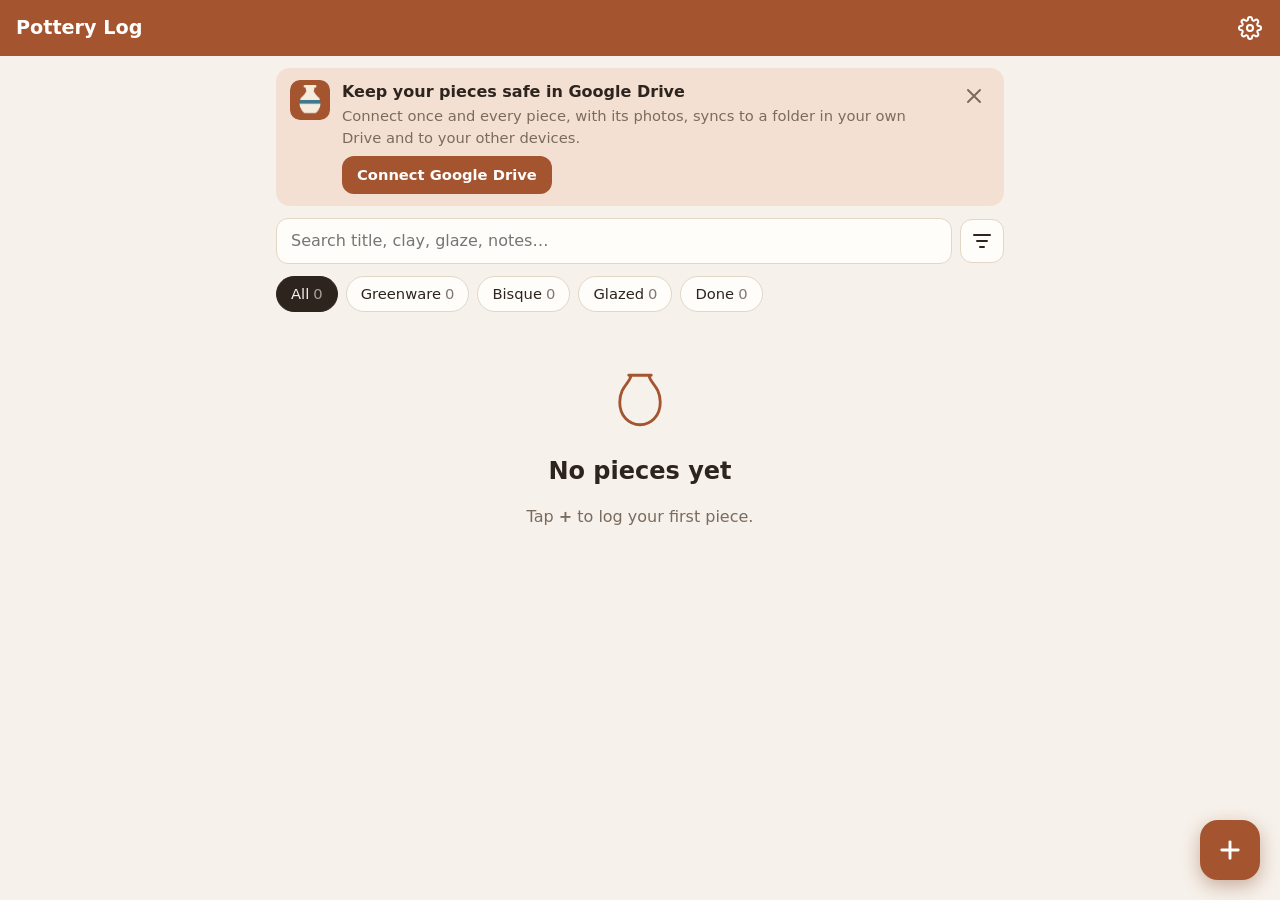
<file: index.html>
<!doctype html>
<html lang="en">
<head>
  <meta charset="utf-8">
  <meta name="referrer" content="strict-origin-when-cross-origin">
  <meta name="viewport" content="width=device-width, initial-scale=1, viewport-fit=cover">
  <title>Pottery Log</title>
  <meta name="description" content="Log your pottery pieces from greenware to done.">
  <meta name="theme-color" content="#a4552f">
  <link rel="manifest" href="manifest.webmanifest">
  <link rel="icon" href="icons/icon-192.png" type="image/png">
  <link rel="apple-touch-icon" href="icons/icon-192.png">
  <link rel="stylesheet" href="css/styles.css">
</head>
<body>
  <header class="topbar">
    <button class="icon-btn" id="backBtn" aria-label="Back" hidden>
      <svg viewBox="0 0 24 24" aria-hidden="true"><path d="M15 5l-7 7 7 7" /></svg>
    </button>
    <h1 id="pageTitle">Pottery Log</h1>
    <button class="icon-btn" id="backupNavBtn" aria-label="Settings">
      <svg viewBox="0 0 24 24" aria-hidden="true"><circle cx="12" cy="12" r="3" /><path d="M19.4 15a1.65 1.65 0 0 0 .33 1.82l.06.06a2 2 0 1 1-2.83 2.83l-.06-.06a1.65 1.65 0 0 0-1.82-.33 1.65 1.65 0 0 0-1 1.51V21a2 2 0 1 1-4 0v-.09A1.65 1.65 0 0 0 9 19.4a1.65 1.65 0 0 0-1.82.33l-.06.06a2 2 0 1 1-2.83-2.83l.06-.06a1.65 1.65 0 0 0 .33-1.82 1.65 1.65 0 0 0-1.51-1H3a2 2 0 1 1 0-4h.09A1.65 1.65 0 0 0 4.6 9a1.65 1.65 0 0 0-.33-1.82l-.06-.06a2 2 0 1 1 2.83-2.83l.06.06a1.65 1.65 0 0 0 1.82.33H9a1.65 1.65 0 0 0 1-1.51V3a2 2 0 1 1 4 0v.09a1.65 1.65 0 0 0 1 1.51 1.65 1.65 0 0 0 1.82-.33l.06-.06a2 2 0 1 1 2.83 2.83l-.06.06a1.65 1.65 0 0 0-.33 1.82V9a1.65 1.65 0 0 0 1.51 1H21a2 2 0 1 1 0 4h-.09a1.65 1.65 0 0 0-1.51 1z" /></svg>
    </button>
  </header>

  <div class="conn-bar" id="reconnectBar" role="alert" hidden>
    <span>Google Drive got disconnected. Your pieces are safe on this device.</span>
    <button type="button" class="btn btn-small" id="reconnectBarBtn">Reconnect</button>
  </div>

  <div class="offline-note" id="offlineNote" role="status" hidden>
    <svg viewBox="0 0 24 24" aria-hidden="true"><path d="M2 2l20 20M8.5 16.5a5 5 0 0 1 7 0M5 12.9a10 10 0 0 1 5.2-2.8M19 12.9a10 10 0 0 0-2.5-1.8M1.4 9a16 16 0 0 1 4.5-2.9M22.6 9A16 16 0 0 0 11 4.6M12 20h.01"/></svg>
    <span id="offlineNoteText">You're offline. Everything is saved on this device.</span>
  </div>

  <main id="app" tabindex="-1"></main>

  <button class="fab" id="addBtn" aria-label="Add piece">
    <svg viewBox="0 0 24 24" aria-hidden="true"><path d="M12 5v14M5 12h14" /></svg>
  </button>

  <div class="toast" id="toast" role="status" aria-live="polite"></div>

  <!-- Templates -->
  <template id="tpl-list">
    <section class="list-view">
      <div class="install-tip" id="connectTip" role="note" hidden></div>
      <div class="install-tip" id="installTip" role="note" hidden></div>
      <div class="search-row">
        <input type="search" id="searchInput" placeholder="Search title, clay, glaze, notes…" aria-label="Search pieces">
        <button type="button" class="icon-btn filter-btn" id="filterBtn" aria-label="Choose filters" aria-haspopup="dialog">
          <svg viewBox="0 0 24 24" aria-hidden="true"><path d="M4 6h16M7 12h10M10 18h4" /></svg>
          <span class="badge" id="filterBadge" hidden></span>
        </button>
      </div>
      <div class="chips" id="stageFilter" role="tablist" aria-label="Filter by stage"></div>
      <div class="field-filters" id="fieldFilters" hidden></div>
      <dialog class="sheet" id="filterDialog" aria-labelledby="filterDialogTitle">
        <form method="dialog">
          <h2 id="filterDialogTitle">Filters on the home screen</h2>
          <p class="muted small">Choose which fields to filter by. Your choice syncs to your other devices.</p>
          <div class="check-list" id="filterChoices"></div>
          <p class="muted small" id="filterNoCustom">Add your own fields under <a href="#/backup">Settings → Custom fields</a>.</p>
          <div class="form-actions">
            <button type="submit" class="btn btn-primary" value="done">Done</button>
          </div>
        </form>
      </dialog>
      <div class="count-row">
        <p class="count" id="countLabel"></p>
        <div class="select-links" id="selectLinks"></div>
      </div>
      <ul class="cards" id="cardList"></ul>
      <div class="select-bar" id="selectBar" hidden>
        <button type="button" class="icon-btn select-exit" id="exitSelectBtn" aria-label="Exit select mode" title="Exit select mode">
          <svg viewBox="0 0 24 24" aria-hidden="true"><path d="M6 6l12 12M18 6L6 18"/></svg>
        </button>
        <span class="select-count" id="selectCount"></span>
        <div class="select-actions">
          <button type="button" class="btn btn-square btn-small" id="sellSelectedBtn" hidden>Sell with Square</button>
          <button type="button" class="btn btn-primary btn-small" id="editSelectedBtn">Edit</button>
        </div>
      </div>
      <div class="empty" id="emptyState" hidden>
        <div class="empty-pot" aria-hidden="true">
          <svg viewBox="0 0 64 64"><path d="M22 10h20M24 10c0 6-10 10-10 24 0 12 8 20 18 20s18-8 18-20c0-14-10-18-10-24" /></svg>
        </div>
        <h2>No pieces yet</h2>
        <p>Tap <strong>+</strong> to log your first piece.</p>
      </div>
    </section>
  </template>

  <template id="tpl-detail">
    <article class="detail-view">
      <div class="gallery-wrap">
        <div class="gallery" id="gallery"></div>
        <button type="button" class="gallery-nav prev" id="galleryPrev" aria-label="Previous photo" hidden><svg viewBox="0 0 24 24" aria-hidden="true"><path d="M15 5l-7 7 7 7"/></svg></button>
        <button type="button" class="gallery-nav next" id="galleryNext" aria-label="Next photo" hidden><svg viewBox="0 0 24 24" aria-hidden="true"><path d="M9 5l7 7-7 7"/></svg></button>
      </div>
      <div class="gallery-add" id="galleryAdd" hidden>
        <label class="btn btn-secondary btn-small">
          <input type="file" accept="image/*" multiple id="detailPhotoInput" hidden>
          Add photos
        </label>
        <label class="btn btn-secondary btn-small camera-only" hidden>
          <input type="file" accept="image/*" capture="environment" id="detailCameraInput" hidden>
          Take photo
        </label>
      </div>
      <div class="detail-body">
        <div class="detail-head">
          <h2 id="dTitle"></h2>
          <span class="stage-pill" id="dStage"></span>
        </div>
        <ol class="stage-track" id="dTrack" aria-label="Stage progress"></ol>
        <button class="btn btn-secondary btn-small" id="advanceBtn" hidden></button>
        <button class="btn btn-square" id="squareBtn" hidden></button>
        <dl class="facts" id="dFacts"></dl>
        <div id="dNotesWrap" hidden>
          <h3>Notes</h3>
          <p class="notes" id="dNotes"></p>
        </div>
        <div class="detail-actions">
          <button class="btn btn-primary" id="editBtn">Edit</button>
          <button class="btn btn-danger-ghost" id="deleteBtn">Delete</button>
        </div>
      </div>
    </article>
  </template>

  <template id="tpl-edit">
    <form class="edit-view" id="editForm" novalidate>
      <label class="field">
        <span>Title</span>
        <input name="title" required maxlength="120" placeholder="e.g. Tall speckled mug" autocomplete="off">
      </label>

      <div class="field">
        <span>Photos</span>
        <div class="photo-grid" id="photoGrid"></div>
        <p class="muted small" id="thumbHint" hidden>Tap a photo to use it as the thumbnail in your list.</p>
        <div class="photo-add">
          <label class="btn btn-secondary btn-small">
            <input type="file" accept="image/*" multiple id="photoInput" hidden>
            Add photos
          </label>
          <label class="btn btn-secondary btn-small camera-only" hidden>
            <input type="file" accept="image/*" capture="environment" id="cameraInput" hidden>
            Take photo
          </label>
        </div>
      </div>

      <div class="field">
        <span id="clayLabel">Clay bodies</span>
        <div class="tag-picker" id="clayPicker" aria-labelledby="clayLabel"></div>
      </div>

      <fieldset class="field">
        <legend>Forming method</legend>
        <div class="segmented">
          <label><input type="radio" name="method" value="wheel"><span>Wheel</span></label>
          <label><input type="radio" name="method" value="hand-built"><span>Hand-built</span></label>
        </div>
      </fieldset>

      <section class="form-section" aria-labelledby="bisqueHead">
        <h3 id="bisqueHead">Bisque</h3>
        <div class="field-row">
          <label class="field">
            <span>Firing type</span>
            <select name="bisqueFiringType"><option value="">—</option></select>
          </label>
          <label class="field">
            <span>Cone</span>
            <select name="bisqueCone"><option value="">—</option></select>
          </label>
        </div>
      </section>

      <section class="form-section" aria-labelledby="glazeHead">
        <h3 id="glazeHead">Glaze</h3>
        <div class="field">
          <span id="glazeLabel">Glazes</span>
          <div class="tag-picker" id="glazePicker" aria-labelledby="glazeLabel"></div>
        </div>
        <div class="field">
          <span id="glazingProcessLabel">Glazing process <i class="optional">optional</i></span>
          <div class="process-box" id="glazingProcessBox" aria-labelledby="glazingProcessLabel"></div>
        </div>
        <div class="field-row">
          <label class="field">
            <span>Firing type</span>
            <select name="glazeFiringType"><option value="">—</option></select>
          </label>
          <label class="field">
            <span>Cone</span>
            <select name="glazeCone"><option value="">—</option></select>
          </label>
        </div>
      </section>

      <fieldset class="field">
        <legend>Stage</legend>
        <div class="segmented segmented-4" id="stageSeg"></div>
      </fieldset>

      <fieldset class="field">
        <legend>Dates</legend>
        <div class="dates-grid">
          <label><span>Made</span><input type="date" name="dateMade"></label>
          <label><span>Bisque fired</span><input type="date" name="dateBisque"></label>
          <label><span>Glaze fired</span><input type="date" name="dateGlazed"></label>
          <label><span>Finished</span><input type="date" name="dateDone"></label>
        </div>
      </fieldset>

      <div class="custom-fields" id="customFields"></div>

      <label class="field">
        <span>Notes</span>
        <textarea name="notes" rows="5" placeholder="Dimensions, glaze application, results, what to try next…"></textarea>
      </label>

      <div class="form-actions">
        <button type="button" class="btn btn-ghost" id="cancelBtn">Cancel</button>
        <button type="submit" class="btn btn-primary">Save</button>
      </div>
    </form>
  </template>

  <template id="tpl-backup">
    <section class="backup-view">
      <div class="panel">
        <h2>Google Drive sync</h2>
        <p class="muted">Pieces are saved on this device. Connect your own Google Drive to keep them safe and in step across your devices. Each piece gets its own folder with its photos and a readable <code>piece.json</code>, so you can browse them in Drive without the app. The app can only see files it created.</p>
        <div id="driveUnconfigured" hidden>
          <p class="warn">Google sign-in isn't set up yet. Deploy the sign-in Worker and add its URL to <code>js/config.js</code> (see the README).</p>
        </div>
        <div id="driveSignedOut" hidden>
          <p class="warn" id="localOnlyNote">Until you connect, your pieces are stored only in this browser. It can delete them if its data is cleared or, in Safari, after a few weeks unused.</p>
          <p class="warn" id="reconnectNote" hidden>Google Drive was disconnected, either because access was removed or because it went unused for 6 months. Your pieces are safe on this device. Reconnect to keep syncing.</p>
          <button class="btn btn-google" id="signInBtn">
            <svg viewBox="0 0 48 48" aria-hidden="true"><path fill="#EA4335" d="M24 9.5c3.5 0 6.6 1.2 9 3.5l6.7-6.7C35.6 2.4 30.2 0 24 0 14.6 0 6.6 5.4 2.6 13.3l7.8 6C12.3 13.5 17.7 9.5 24 9.5z"/><path fill="#4285F4" d="M46.5 24.5c0-1.6-.1-3.1-.4-4.5H24v9h12.7c-.6 3-2.3 5.5-4.8 7.2l7.5 5.8c4.4-4 7.1-10 7.1-17.5z"/><path fill="#FBBC05" d="M10.4 28.7A14.5 14.5 0 0 1 9.5 24c0-1.6.3-3.2.9-4.7l-7.8-6A24 24 0 0 0 0 24c0 3.9.9 7.5 2.6 10.7z"/><path fill="#34A853" d="M24 48c6.5 0 11.9-2.1 15.9-5.8l-7.5-5.8c-2.1 1.4-4.9 2.3-8.4 2.3-6.3 0-11.7-4-13.6-9.8l-7.8 6C6.6 42.6 14.6 48 24 48z"/></svg>
            <span id="signInLabel">Sign in with Google</span>
          </button>
        </div>
        <div id="driveSignedIn" hidden>
          <p class="account" id="accountLabel"></p>
          <div class="folder-box">
            <div class="folder-row">
              <svg viewBox="0 0 24 24" aria-hidden="true"><path d="M3 7a2 2 0 0 1 2-2h4l2 2h8a2 2 0 0 1 2 2v8a2 2 0 0 1-2 2H5a2 2 0 0 1-2-2z" /></svg>
              <div class="folder-text">
                <span class="muted small">Drive folder</span>
                <strong id="folderLabel">Not chosen yet</strong>
              </div>
            </div>
            <div class="folder-actions">
              <button class="btn btn-secondary btn-small" id="pickFolderBtn">Choose folder</button>
              <button class="btn btn-ghost btn-small" id="newFolderBtn">New folder</button>
            </div>
            <div id="foundFolders" hidden>
              <p class="muted small">Pottery Log folders already in your Drive:</p>
              <div class="folder-actions" id="foundFolderBtns"></div>
            </div>
            <p class="muted small" id="pickerHint" hidden>If Google's folder picker showed an error such as "The API developer key is invalid", this browser is blocking it. Some browsers, such as Comet, do. Use <strong>New folder</strong>, or choose the folder once in Chrome; after that it's listed here on every browser.</p>
            <form class="new-folder" id="newFolderForm" hidden>
              <label class="field">
                <span>New folder name</span>
                <input id="newFolderName" maxlength="120" value="Pottery Log" autocomplete="off">
              </label>
              <p class="muted small" id="newFolderWhere">It will be created at the top of My Drive.</p>
              <div class="folder-actions">
                <button type="submit" class="btn btn-primary btn-small">Create</button>
                <button type="button" class="btn btn-ghost btn-small" id="newFolderCancel">Cancel</button>
              </div>
            </form>
          </div>
          <p class="muted small">Syncs automatically when the app opens and every time you save.</p>
          <p class="muted small" id="lastSyncLabel"></p>
          <div class="progress" id="driveProgress" hidden><div class="progress-bar" id="driveProgressBar"></div><span id="driveProgressText"></span></div>
          <div class="btn-col">
            <button class="btn btn-primary" id="syncBtn">Sync now</button>
            <button class="btn btn-ghost" id="signOutBtn">Disconnect</button>
          </div>
        </div>
      </div>

      <div class="panel" id="listsPanel">
        <h2>Glazes and clays</h2>
        <p class="muted">These fill the drop-downs when you edit a piece. New ones you type on a piece are remembered here automatically. Tap the pencil to add, rename, reorder or remove them, one per line. The lists sync with your other devices.</p>
        <ul class="cf-list" id="listsEdit"></ul>
      </div>

      <div class="panel" id="glazingProcessesPanel">
        <h2>Glazing processes</h2>
        <p class="muted">A glazing process is a set of glazes with notes on how you apply them. Save one from a piece with two or more glazes, or add one here. Tap the pencil to change its name, notes, glazes or thumbnail. Changing the glazes of a process that pieces already use changes those pieces too, so you're told how many first. Glazing processes sync with your other devices.</p>
        <ul class="cf-list process-list" id="glazingProcessList"></ul>
        <p class="muted small" id="glazingProcessEmpty" hidden>No glazing processes yet.</p>
        <div id="glazingProcessAddBox"></div>
      </div>

      <div class="panel" id="customFieldsPanel">
        <h2>Custom fields</h2>
        <p class="muted">Add your own fields to every piece, such as kiln, weight, price or who it's for. Each text field can remember entered values for a drop-down. Tap the pencil to rename a field, change its type, turn remembering on or off, or edit its list, and drag the dots to change the order. They sync with your other devices and appear in each piece's <code>piece.json</code>.</p>
        <ul class="cf-list" id="cfList"></ul>
        <form class="cf-add" id="cfAddForm">
          <div class="field-row">
            <label class="field">
              <span>Field name</span>
              <input id="cfName" maxlength="60" placeholder="e.g. Kiln" autocomplete="off">
            </label>
            <label class="field">
              <span>Type</span>
              <select id="cfType"></select>
            </label>
          </div>
          <div class="field" id="cfRememberRow">
            <label class="yesno"><input type="checkbox" id="cfRemember" checked><b>Remember entered values for a drop-down</b></label>
          </div>
          <label class="field" id="cfCurrencyRow" hidden>
            <span>Currency</span>
            <select id="cfCurrency"></select>
          </label>
          <label class="field" id="cfOptionsRow" hidden>
            <span>Choices, separated by commas</span>
            <input id="cfOptions" maxlength="500" placeholder="e.g. Big kiln, Test kiln, Studio" autocomplete="off">
          </label>
          <button type="submit" class="btn btn-secondary btn-small">Add field</button>
        </form>
      </div>

      <div class="panel" id="squarePanel">
        <h2>Square</h2>
        <label class="yesno square-toggle"><input type="checkbox" id="squareOn"><b>Integrate with Square</b></label>
        <p class="muted">Adds Price, Sold and Transaction to every piece, and a <strong>Charge with Square</strong> button on pieces with a price that aren't sold. It opens the Square Point of Sale app on your phone with the price filled in and the piece's link in the note. When the sale is done you come back here, and the piece is marked Sold with a link to the transaction.</p>
        <div id="squareSetup" hidden>
          <p class="warn" id="squareNoId" hidden>Add your Square application ID to start charging.</p>
          <form class="list-add" id="squareForm">
            <input id="squareAppId" maxlength="100" autocomplete="off" spellcheck="false" aria-label="Square application ID">
            <button type="submit" class="btn btn-secondary btn-small">Save</button>
          </form>
          <p class="muted small" id="squareHelp">To get one: sign in at <a href="https://developer.squareup.com/apps" target="_blank" rel="noopener">developer.squareup.com/apps</a>, create an application, and copy its <strong>Production Application ID</strong>. Then open <strong>Point of Sale API</strong> and, under Web, add this callback URL: <code id="squareCallback"></code></p>
        </div>
      </div>

      <div class="panel">
        <h2>On this device</h2>
        <p class="muted" id="localStats"></p>
        <label class="field storage-limit">
          <span>Photo storage limit</span>
          <select id="photoLimit"></select>
        </label>
        <div class="meter" id="photoMeter"><div id="photoMeterBar"></div></div>
        <p class="muted small" id="photoUsage"></p>
        <p class="muted small" id="persistLabel"></p>
      </div>

      <p class="muted small center">Pottery Log · data stays on your device and in your Drive · <a href="privacy.html">Privacy policy</a></p>
    </section>
  </template>

  <script src="js/config.js"></script>
  <script src="js/db.js"></script>
  <script src="js/photo-cache.js"></script>
  <script src="js/drive.js"></script>
  <script src="js/settings.js"></script>
  <script src="js/sync.js"></script>
  <script src="js/app.js"></script>
</body>
</html>
</file>
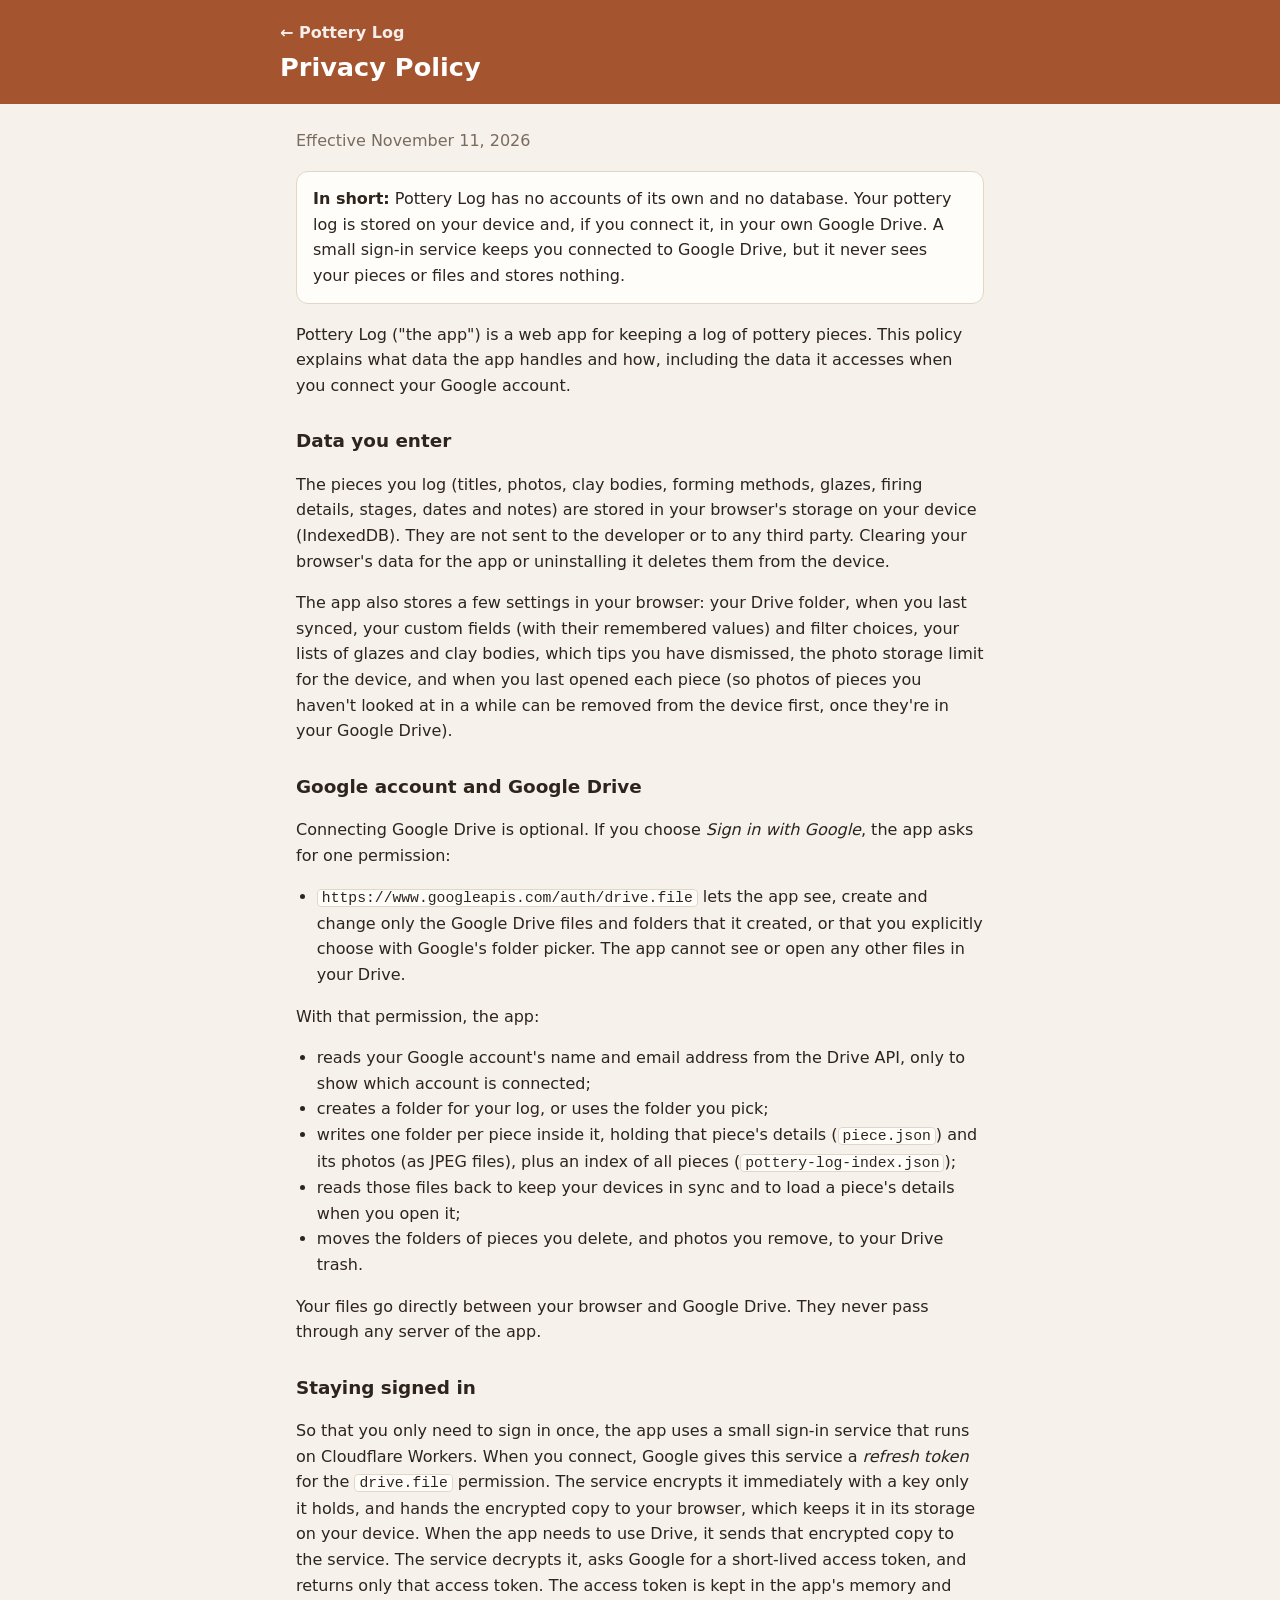
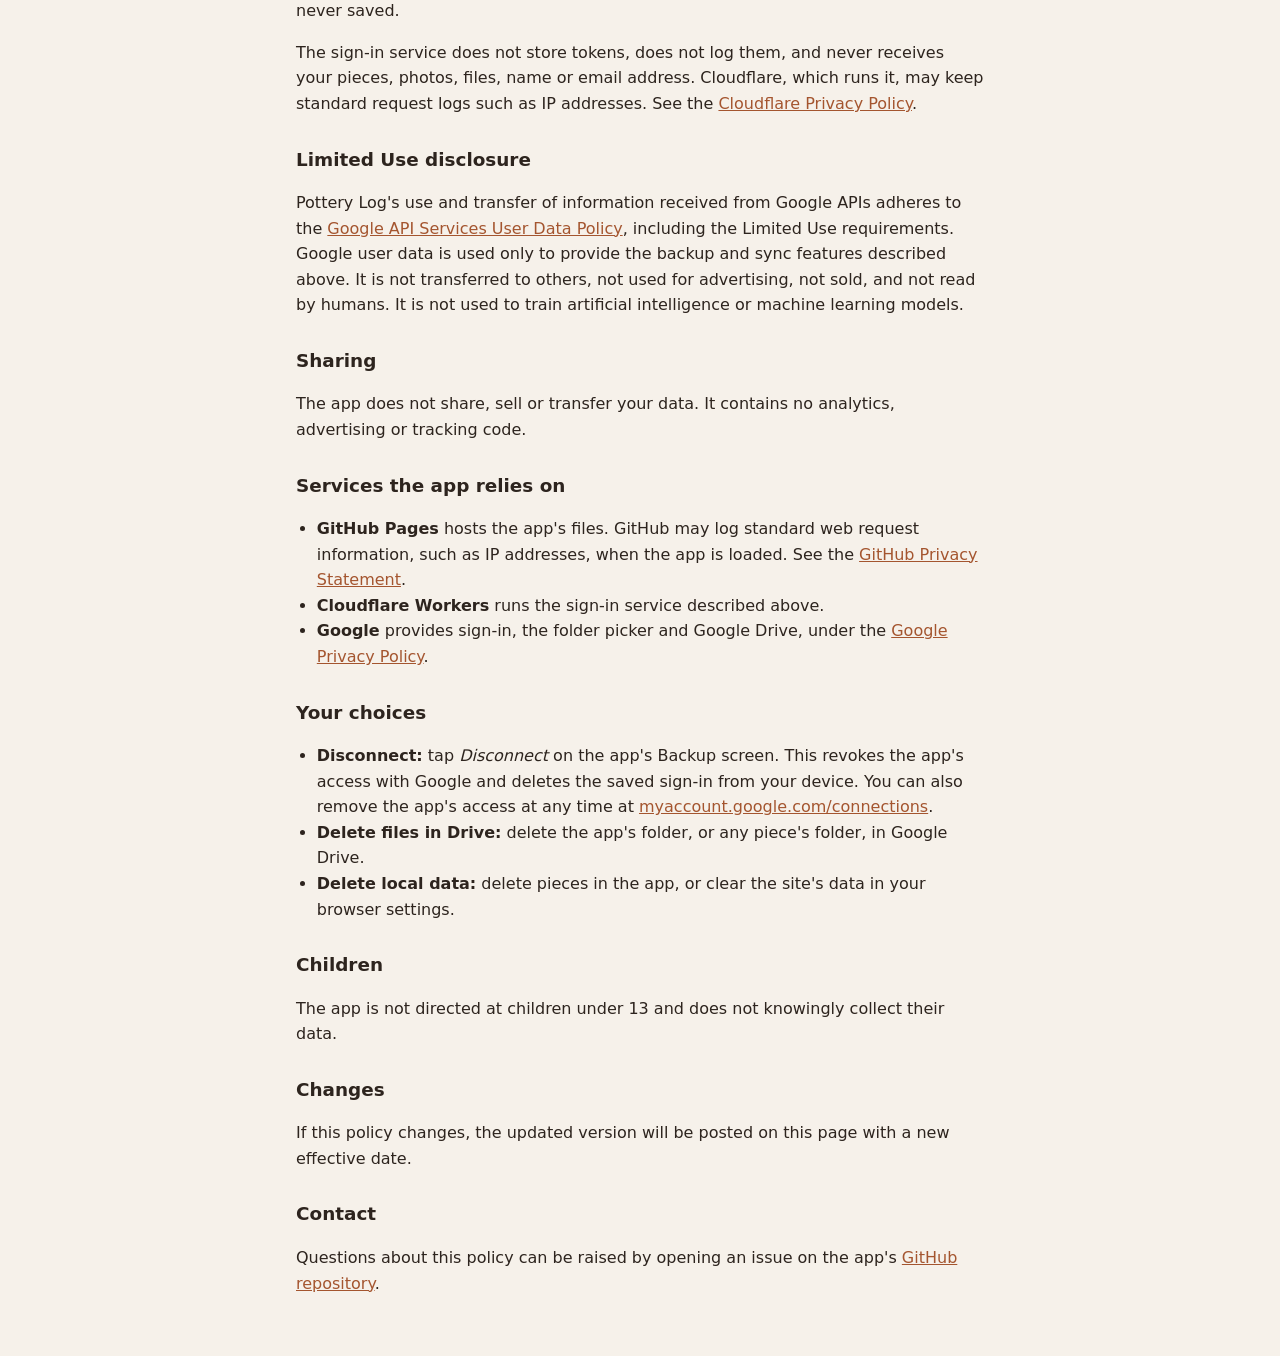
<file: privacy.html>
<!doctype html>
<html lang="en">
<head>
  <meta charset="utf-8">
  <meta name="viewport" content="width=device-width, initial-scale=1">
  <title>Privacy Policy · Pottery Log</title>
  <meta name="description" content="How Pottery Log handles your data and your Google Drive access.">
  <meta name="theme-color" content="#a4552f">
  <link rel="icon" href="icons/icon-192.png" type="image/png">
  <style>
    :root { --bg: #f6f1ea; --surface: #fffdf9; --text: #2d241e; --muted: #7a6b5f; --border: #e2d6c7; --accent: #a4552f; color-scheme: light; }
    @media (prefers-color-scheme: dark) {
      :root { --bg: #1b1714; --surface: #25201c; --text: #f1e9e0; --muted: #a99a8c; --border: #3b332c; --accent: #d7774a; color-scheme: dark; }
    }
    * { box-sizing: border-box; }
    body { margin: 0; background: var(--bg); color: var(--text); font: 16px/1.6 system-ui, -apple-system, "Segoe UI", Roboto, sans-serif; }
    header { background: var(--accent); color: #fff; padding: 20px 16px; }
    header .inner, main { max-width: 720px; margin: 0 auto; }
    header a { color: #fff; text-decoration: none; font-weight: 600; opacity: .9; }
    h1 { margin: 6px 0 0; font-size: 1.6rem; line-height: 1.25; }
    main { padding: 8px 16px 48px; }
    h2 { font-size: 1.15rem; margin: 28px 0 6px; }
    p, li { overflow-wrap: anywhere; }
    ul { padding-left: 1.3em; }
    a { color: var(--accent); }
    code { font-size: .92em; background: var(--surface); border: 1px solid var(--border); border-radius: 4px; padding: 0 4px; }
    .muted { color: var(--muted); }
    .box { background: var(--surface); border: 1px solid var(--border); border-radius: 12px; padding: 14px 16px; margin: 18px 0; }
  </style>
</head>
<body>
  <header>
    <div class="inner">
      <a href="./">← Pottery Log</a>
      <h1>Privacy Policy</h1>
    </div>
  </header>
  <main>
    <p class="muted">Effective November 11, 2026</p>

    <div class="box">
      <strong>In short:</strong> Pottery Log has no accounts of its own and no database. Your pottery log is stored on your device and, if you connect it, in your own Google Drive. A small sign-in service keeps you connected to Google Drive, but it never sees your pieces or files and stores nothing.
    </div>

    <p>Pottery Log ("the app") is a web app for keeping a log of pottery pieces. This policy explains what data the app handles and how, including the data it accesses when you connect your Google account.</p>

    <h2>Data you enter</h2>
    <p>The pieces you log (titles, photos, clay bodies, forming methods, glazes, firing details, stages, dates and notes) are stored in your browser's storage on your device (IndexedDB). They are not sent to the developer or to any third party. Clearing your browser's data for the app or uninstalling it deletes them from the device.</p>
    <p>The app also stores a few settings in your browser: your Drive folder, when you last synced, your custom fields (with their remembered values) and filter choices, your lists of glazes and clay bodies, which tips you have dismissed, the photo storage limit for the device, and when you last opened each piece (so photos of pieces you haven't looked at in a while can be removed from the device first, once they're in your Google Drive).</p>

    <h2>Google account and Google Drive</h2>
    <p>Connecting Google Drive is optional. If you choose <em>Sign in with Google</em>, the app asks for one permission:</p>
    <ul>
      <li><code>https://www.googleapis.com/auth/drive.file</code> lets the app see, create and change only the Google Drive files and folders that it created, or that you explicitly choose with Google's folder picker. The app cannot see or open any other files in your Drive.</li>
    </ul>
    <p>With that permission, the app:</p>
    <ul>
      <li>reads your Google account's name and email address from the Drive API, only to show which account is connected;</li>
      <li>creates a folder for your log, or uses the folder you pick;</li>
      <li>writes one folder per piece inside it, holding that piece's details (<code>piece.json</code>) and its photos (as JPEG files), plus an index of all pieces (<code>pottery-log-index.json</code>);</li>
      <li>reads those files back to keep your devices in sync and to load a piece's details when you open it;</li>
      <li>moves the folders of pieces you delete, and photos you remove, to your Drive trash.</li>
    </ul>
    <p>Your files go directly between your browser and Google Drive. They never pass through any server of the app.</p>

    <h2>Staying signed in</h2>
    <p>So that you only need to sign in once, the app uses a small sign-in service that runs on Cloudflare Workers. When you connect, Google gives this service a <em>refresh token</em> for the <code>drive.file</code> permission. The service encrypts it immediately with a key only it holds, and hands the encrypted copy to your browser, which keeps it in its storage on your device. When the app needs to use Drive, it sends that encrypted copy to the service. The service decrypts it, asks Google for a short-lived access token, and returns only that access token. The access token is kept in the app's memory and never saved.</p>
    <p>The sign-in service does not store tokens, does not log them, and never receives your pieces, photos, files, name or email address. Cloudflare, which runs it, may keep standard request logs such as IP addresses. See the <a href="https://www.cloudflare.com/privacypolicy/">Cloudflare Privacy Policy</a>.</p>

    <h2>Limited Use disclosure</h2>
    <p>Pottery Log's use and transfer of information received from Google APIs adheres to the <a href="https://developers.google.com/terms/api-services-user-data-policy">Google API Services User Data Policy</a>, including the Limited Use requirements. Google user data is used only to provide the backup and sync features described above. It is not transferred to others, not used for advertising, not sold, and not read by humans. It is not used to train artificial intelligence or machine learning models.</p>

    <h2>Sharing</h2>
    <p>The app does not share, sell or transfer your data. It contains no analytics, advertising or tracking code.</p>

    <h2>Services the app relies on</h2>
    <ul>
      <li><strong>GitHub Pages</strong> hosts the app's files. GitHub may log standard web request information, such as IP addresses, when the app is loaded. See the <a href="https://docs.github.com/site-policy/privacy-policies/github-general-privacy-statement">GitHub Privacy Statement</a>.</li>
      <li><strong>Cloudflare Workers</strong> runs the sign-in service described above.</li>
      <li><strong>Google</strong> provides sign-in, the folder picker and Google Drive, under the <a href="https://policies.google.com/privacy">Google Privacy Policy</a>.</li>
    </ul>

    <h2>Your choices</h2>
    <ul>
      <li><strong>Disconnect:</strong> tap <em>Disconnect</em> on the app's Backup screen. This revokes the app's access with Google and deletes the saved sign-in from your device. You can also remove the app's access at any time at <a href="https://myaccount.google.com/connections">myaccount.google.com/connections</a>.</li>
      <li><strong>Delete files in Drive:</strong> delete the app's folder, or any piece's folder, in Google Drive.</li>
      <li><strong>Delete local data:</strong> delete pieces in the app, or clear the site's data in your browser settings.</li>
    </ul>

    <h2>Children</h2>
    <p>The app is not directed at children under 13 and does not knowingly collect their data.</p>

    <h2>Changes</h2>
    <p>If this policy changes, the updated version will be posted on this page with a new effective date.</p>

    <h2>Contact</h2>
    <p>Questions about this policy can be raised by opening an issue on the app's <a href="https://github.com/danperry/pottery-log/issues">GitHub repository</a>.</p>
  </main>
</body>
</html>
</file>
<file: css/styles.css>
:root {
  --bg: #f6f1ea;
  --surface: #fffdf9;
  --surface-2: #efe7dc;
  --text: #2d241e;
  --muted: #7a6b5f;
  --chevron: url("data:image/svg+xml,%3Csvg xmlns='http://www.w3.org/2000/svg' viewBox='0 0 24 24' fill='none' stroke='%237a6b5f' stroke-width='2.5' stroke-linecap='round' stroke-linejoin='round'%3E%3Cpath d='M6 9l6 6 6-6'/%3E%3C/svg%3E");
  --chevron-on-dark: url("data:image/svg+xml,%3Csvg xmlns='http://www.w3.org/2000/svg' viewBox='0 0 24 24' fill='none' stroke='%23f6f1ea' stroke-width='2.5' stroke-linecap='round' stroke-linejoin='round'%3E%3Cpath d='M6 9l6 6 6-6'/%3E%3C/svg%3E");
  --border: #e2d6c7;
  --accent: #a4552f;
  --accent-ink: #ffffff;
  --accent-soft: #f3e0d3;
  --danger: #b3261e;
  --stage-greenware: #7c8b5a;
  --stage-bisque: #c48a5a;
  --stage-glazed: #3f7a8c;
  --stage-done: #6b4b8a;
  --radius: 14px;
  --shadow: 0 1px 2px rgba(60, 40, 20, .06), 0 4px 14px rgba(60, 40, 20, .06);
  --topbar-h: 56px;
  color-scheme: light;
}

@media (prefers-color-scheme: dark) {
  :root {
    --bg: #1b1714;
    --surface: #25201c;
    --surface-2: #302923;
    --text: #f1e9e0;
    --muted: #a99a8c;
    --chevron: url("data:image/svg+xml,%3Csvg xmlns='http://www.w3.org/2000/svg' viewBox='0 0 24 24' fill='none' stroke='%23a99a8c' stroke-width='2.5' stroke-linecap='round' stroke-linejoin='round'%3E%3Cpath d='M6 9l6 6 6-6'/%3E%3C/svg%3E");
    --chevron-on-dark: url("data:image/svg+xml,%3Csvg xmlns='http://www.w3.org/2000/svg' viewBox='0 0 24 24' fill='none' stroke='%231b1714' stroke-width='2.5' stroke-linecap='round' stroke-linejoin='round'%3E%3Cpath d='M6 9l6 6 6-6'/%3E%3C/svg%3E");
    --border: #3b332c;
    --accent: #d7774a;
    --accent-ink: #1b1714;
    --accent-soft: #3d2a20;
    --danger: #f2867d;
    --stage-greenware: #a4b47c;
    --stage-bisque: #dca57a;
    --stage-glazed: #6fb0c4;
    --stage-done: #b195cf;
    --shadow: 0 1px 2px rgba(0, 0, 0, .3), 0 4px 14px rgba(0, 0, 0, .25);
    color-scheme: dark;
  }
}

* { box-sizing: border-box; }

html, body { margin: 0; }

body {
  font-family: system-ui, -apple-system, "Segoe UI", Roboto, sans-serif;
  background: var(--bg);
  color: var(--text);
  line-height: 1.45;
  -webkit-tap-highlight-color: transparent;
  min-height: 100vh;
}

button, input, select, textarea { font: inherit; color: inherit; }
/* One drop-down arrow everywhere, with the same room on the right in every browser
   (the native arrow sits hard against the edge in desktop Chrome). */
select {
  -webkit-appearance: none; appearance: none;
  background-image: var(--chevron); background-repeat: no-repeat;
  background-position: right 12px center; background-size: 16px 16px;
  padding-right: 38px !important;
  text-overflow: ellipsis;
}
select::-ms-expand { display: none; }

svg { width: 24px; height: 24px; fill: none; stroke: currentColor; stroke-width: 2; stroke-linecap: round; stroke-linejoin: round; }

[hidden] { display: none !important; }

/* Top bar */
.topbar {
  position: sticky; top: 0; z-index: 10;
  display: flex; align-items: center; gap: 4px;
  height: calc(var(--topbar-h) + env(safe-area-inset-top));
  padding: env(safe-area-inset-top) 8px 0;
  background: var(--accent);
  color: var(--accent-ink);
}
.topbar h1 {
  flex: 1; margin: 0 8px; font-size: 1.2rem; font-weight: 650;
  white-space: nowrap; overflow: hidden; text-overflow: ellipsis;
}
.icon-btn {
  display: grid; place-items: center;
  width: 44px; height: 44px; border: 0; border-radius: 50%;
  background: transparent; color: inherit; cursor: pointer;
}
.icon-btn:active { background: rgba(255, 255, 255, .18); }

main {
  max-width: 760px; margin: 0 auto;
  padding: 12px 16px calc(96px + env(safe-area-inset-bottom));
  outline: none;
}

/* FAB */
.fab {
  position: fixed; right: 20px; bottom: calc(20px + env(safe-area-inset-bottom)); z-index: 20;
  width: 60px; height: 60px; border-radius: 18px; border: 0;
  background: var(--accent); color: var(--accent-ink);
  box-shadow: 0 6px 18px rgba(120, 50, 20, .35);
  display: grid; place-items: center; cursor: pointer;
}
.fab svg { width: 28px; height: 28px; stroke-width: 2.5; }
.fab:active { transform: scale(.96); }

/* Toast */
.toast {
  position: fixed; left: 50%; bottom: calc(96px + env(safe-area-inset-bottom)); z-index: 30;
  transform: translate(-50%, 20px); opacity: 0; pointer-events: none;
  max-width: calc(100vw - 32px);
  background: var(--text); color: var(--bg);
  padding: 10px 16px; border-radius: 10px; font-size: .95rem;
  transition: opacity .2s, transform .2s;
}
.toast.show { opacity: 1; transform: translate(-50%, 0); }
.toast { display: flex; align-items: center; gap: 14px; }
.toast.show.has-action { pointer-events: auto; }
.toast-action { background: none; border: 0; padding: 6px 4px; margin: -6px -4px -6px 0; color: var(--accent-soft); font: inherit; font-weight: 700; cursor: pointer; text-transform: uppercase; letter-spacing: .04em; }

/* Buttons */
.btn {
  display: inline-flex; align-items: center; justify-content: center; gap: 8px;
  min-height: 46px; padding: 0 18px; border-radius: 12px;
  border: 1px solid transparent; font-weight: 600; cursor: pointer;
  text-decoration: none;
}
.btn:disabled { opacity: .55; cursor: default; }
.btn-small { min-height: 38px; padding: 0 14px; font-size: .92rem; }
.btn-primary { background: var(--accent); color: var(--accent-ink); }
.btn-secondary { background: var(--accent-soft); color: var(--accent); }
.btn-ghost { background: transparent; color: var(--muted); border-color: var(--border); }
.btn-danger-ghost { background: transparent; color: var(--danger); border-color: var(--border); }
.btn-google { background: #fff; color: #3c4043; border-color: #dadce0; width: 100%; }
.btn-google svg { width: 20px; height: 20px; stroke: none; }

/* List */
.search-row input {
  width: 100%; height: 46px; padding: 0 14px;
  border: 1px solid var(--border); border-radius: 12px;
  background: var(--surface);
}
.chips {
  display: flex; gap: 8px; overflow-x: auto; padding: 12px 0 4px;
  scrollbar-width: none; margin: 0 -16px; padding-left: 16px; padding-right: 16px;
}
.chips::-webkit-scrollbar { display: none; }
.chip {
  flex: none; height: 36px; padding: 0 14px; border-radius: 18px;
  border: 1px solid var(--border); background: var(--surface); cursor: pointer;
  font-size: .92rem; white-space: nowrap;
}
.chip[aria-selected="true"] { background: var(--text); color: var(--bg); border-color: var(--text); }
.chip .n { opacity: .6; margin-left: 4px; }
.count { color: var(--muted); font-size: .88rem; margin: 8px 2px; }

.cards { list-style: none; margin: 0; padding: 0; display: grid; gap: 12px; grid-template-columns: repeat(auto-fill, minmax(150px, 1fr)); }
.card {
  background: var(--surface); border-radius: var(--radius); overflow: hidden;
  box-shadow: var(--shadow); cursor: pointer; display: flex; flex-direction: column;
  border: 0; padding: 0; text-align: left; width: 100%;
}
.card .thumb {
  aspect-ratio: 1; background: var(--surface-2); display: grid; place-items: center;
  color: var(--muted); overflow: hidden;
}
.card .thumb img { width: 100%; height: 100%; object-fit: cover; display: block; }
.card .thumb svg { width: 40px; height: 40px; opacity: .5; stroke-width: 1.5; }
.card .meta { padding: 10px 12px 12px; display: grid; gap: 6px; }
.card .title { font-weight: 600; line-height: 1.25; overflow: hidden; display: -webkit-box; -webkit-line-clamp: 2; -webkit-box-orient: vertical; }
.card .sub { color: var(--muted); font-size: .82rem; white-space: nowrap; overflow: hidden; text-overflow: ellipsis; }

.stage-pill {
  display: inline-flex; align-items: center; gap: 6px; justify-self: start;
  font-size: .78rem; font-weight: 600; padding: 3px 9px; border-radius: 999px;
  background: color-mix(in srgb, var(--c) 16%, transparent); color: var(--c);
}
.stage-pill::before { content: ""; width: 7px; height: 7px; border-radius: 50%; background: var(--c); }
.st-greenware { --c: var(--stage-greenware); }
.st-bisque { --c: var(--stage-bisque); }
.st-glazed { --c: var(--stage-glazed); }
.st-done { --c: var(--stage-done); }

.empty { text-align: center; padding: 48px 16px; color: var(--muted); }
.empty h2 { color: var(--text); margin: 12px 0 4px; }
.empty-pot svg { width: 72px; height: 72px; stroke: var(--accent); stroke-width: 2.5; }

/* Detail */
.detail-view { margin: -12px -16px 0; }
.gallery {
  display: flex; overflow-x: auto; scroll-snap-type: x mandatory; background: var(--surface-2);
  scrollbar-width: none;
}
.gallery::-webkit-scrollbar { display: none; }
.gallery img { flex: none; width: 100%; max-height: 62vh; aspect-ratio: 4 / 3; object-fit: cover; scroll-snap-align: center; cursor: zoom-in; }
.gallery.single img { aspect-ratio: auto; object-fit: contain; max-height: 62vh; }
.gallery .no-photo { width: 100%; height: 160px; display: grid; place-items: center; color: var(--muted); }
.gallery-wrap { position: relative; }
.gallery-nav { position: absolute; top: 50%; transform: translateY(-50%); width: 40px; height: 40px; border-radius: 50%; border: 0; display: grid; place-items: center; background: rgba(0, 0, 0, .45); color: #fff; cursor: pointer; padding: 0; }
.gallery-nav:hover { background: rgba(0, 0, 0, .65); }
.gallery-nav:disabled { opacity: 0; pointer-events: none; }
.gallery-nav svg { width: 22px; height: 22px; fill: none; stroke: currentColor; stroke-width: 2.4; stroke-linecap: round; stroke-linejoin: round; }
.gallery-nav.prev { left: 10px; }
.gallery-nav.next { right: 10px; }
.gallery-add { display: flex; justify-content: center; flex-wrap: wrap; gap: 8px; padding: 10px 16px 0; }
.gallery-dots { display: flex; justify-content: center; gap: 6px; padding: 8px 0 0; }
.gallery-dots span { width: 6px; height: 6px; border-radius: 50%; background: var(--border); }
.gallery-dots span.on { background: var(--accent); }
.detail-body { padding: 12px 16px; }
.detail-head { display: flex; align-items: flex-start; gap: 12px; justify-content: space-between; }
.detail-head h2 { margin: 4px 0 0; font-size: 1.45rem; line-height: 1.2; }
.detail-head .stage-pill { margin-top: 8px; flex: none; }

.stage-track { list-style: none; display: grid; grid-template-columns: repeat(4, 1fr); gap: 4px; padding: 0; margin: 18px 0 12px; }
.stage-track li { text-align: center; font-size: .75rem; color: var(--muted); }
.stage-track li::before { content: ""; display: block; height: 6px; border-radius: 3px; background: var(--border); margin-bottom: 6px; }
.stage-track li.reached::before { background: var(--accent); }
.stage-track li.current { color: var(--text); font-weight: 600; }

.facts { display: grid; grid-template-columns: auto 1fr; gap: 10px 16px; margin: 20px 0; background: var(--surface); border-radius: var(--radius); padding: 16px; box-shadow: var(--shadow); }
.facts dt { color: var(--muted); font-size: .9rem; }
.facts dd { margin: 0; overflow-wrap: anywhere; }
.facts .glaze-list { display: flex; flex-wrap: wrap; gap: 6px; }
.facts .glaze-list span { background: var(--surface-2); border-radius: 8px; padding: 1px 8px; font-size: .9rem; }
.notes { white-space: pre-wrap; background: var(--surface); border-radius: var(--radius); padding: 14px 16px; box-shadow: var(--shadow); margin-top: 0; overflow-wrap: anywhere; }
.detail-body h3 { font-size: .95rem; color: var(--muted); margin: 20px 0 8px; font-weight: 600; }
.detail-actions { display: flex; gap: 10px; margin-top: 24px; }
.detail-actions .btn-primary { flex: 1; }

/* Lightbox */
.lightbox { position: fixed; inset: 0; z-index: 50; background: rgba(0,0,0,.92); display: grid; place-items: center; }
.lightbox img { max-width: 100vw; max-height: 100vh; object-fit: contain; }
.lightbox button { position: absolute; top: calc(8px + env(safe-area-inset-top)); right: 8px; color: #fff; }

/* Edit form */
.edit-view { display: grid; gap: 18px; }
.field { display: grid; gap: 6px; border: 0; padding: 0; margin: 0; min-width: 0; }
.field > span, .field > legend { font-size: .9rem; font-weight: 600; color: var(--muted); padding: 0; margin-bottom: 6px; }
fieldset.field > legend { margin-bottom: 6px; }
.field input:not([type=radio]):not([type=file]), .field select, .field textarea, .tag-input-row input {
  width: 100%; min-height: 46px; padding: 10px 12px;
  border: 1px solid var(--border); border-radius: 12px; background-color: var(--surface);
}
.field textarea { resize: vertical; min-height: 110px; }
.field input:focus, .field select:focus, .field textarea:focus, .tag-input-row input:focus, .search-row input:focus { outline: 2px solid var(--accent); outline-offset: -1px; border-color: transparent; }
.field-row { display: grid; grid-template-columns: 1.6fr 1fr; gap: 12px; }

.segmented { display: grid; grid-auto-flow: column; grid-auto-columns: 1fr; background: var(--surface-2); padding: 4px; border-radius: 12px; gap: 4px; }
.segmented label { position: relative; }
.segmented input { position: absolute; opacity: 0; inset: 0; margin: 0; cursor: pointer; }
.segmented span { display: grid; place-items: center; min-height: 40px; border-radius: 9px; font-size: .92rem; font-weight: 500; color: var(--muted); padding: 0 4px; text-align: center; }
.segmented input:checked + span { background: var(--surface); color: var(--text); font-weight: 650; box-shadow: var(--shadow); }
.segmented input:focus-visible + span { outline: 2px solid var(--accent); }

.dates-grid { display: grid; grid-template-columns: 1fr 1fr; gap: 10px 12px; }
.dates-grid label { display: grid; gap: 4px; font-size: .85rem; color: var(--muted); min-width: 0; }
.dates-grid input { width: 100%; min-height: 44px; padding: 8px 10px; border: 1px solid var(--border); border-radius: 12px; background: var(--surface); min-width: 0; }

.photo-grid { display: grid; grid-template-columns: repeat(auto-fill, minmax(88px, 1fr)); gap: 8px; }
.photo-grid:empty { display: none; }
.photo-item { position: relative; aspect-ratio: 1; border-radius: 10px; overflow: hidden; background: var(--surface-2); }
.photo-item img { width: 100%; height: 100%; object-fit: cover; display: block; }
.photo-item .remove {
  position: absolute; top: 4px; right: 4px; width: 30px; height: 30px; border-radius: 50%;
  border: 0; background: rgba(0,0,0,.6); color: #fff; display: grid; place-items: center; cursor: pointer;
}
.photo-item .remove svg { width: 16px; height: 16px; }
.photo-item .cover { position: absolute; left: 4px; bottom: 4px; font-size: .7rem; background: rgba(0,0,0,.6); color: #fff; padding: 1px 6px; border-radius: 6px; }
.photo-item.pending { display: grid; place-items: center; color: var(--muted); font-size: .8rem; }
.photo-add { justify-self: start; display: flex; flex-wrap: wrap; gap: 8px; }
.photo-add .btn { cursor: pointer; }

.tags { display: flex; flex-wrap: wrap; gap: 6px; }
.tags:empty { display: none; }
.tag { display: inline-flex; align-items: center; gap: 4px; background: var(--accent-soft); color: var(--accent); border-radius: 999px; padding: 4px 4px 4px 12px; font-size: .92rem; font-weight: 500; }
.tag button { width: 26px; height: 26px; border-radius: 50%; border: 0; background: transparent; color: inherit; display: grid; place-items: center; cursor: pointer; }
.tag button svg { width: 14px; height: 14px; }
.tag-input-row { display: flex; gap: 8px; }
.tag-input-row input { flex: 1; min-width: 0; }

.form-actions { display: flex; gap: 10px; position: sticky; bottom: 0; padding: 12px 0 calc(12px + env(safe-area-inset-bottom)); background: linear-gradient(transparent, var(--bg) 30%); }
.form-actions .btn { flex: 1; }

/* Backup */
.switch-row { display: flex; align-items: center; gap: 12px; margin: 12px 0; cursor: pointer; position: relative; }
.switch-row input { position: absolute; opacity: 0; width: 1px; height: 1px; }
.switch { flex: none; width: 44px; height: 26px; border-radius: 13px; background: var(--border); position: relative; transition: background .15s; }
.switch::after { content: ""; position: absolute; top: 3px; left: 3px; width: 20px; height: 20px; border-radius: 50%; background: #fff; box-shadow: 0 1px 3px rgba(0,0,0,.25); transition: transform .15s; }
.switch-row input:checked + .switch { background: var(--accent); }
.switch-row input:checked + .switch::after { transform: translateX(18px); }
.switch-row input:focus-visible + .switch { outline: 2px solid var(--accent); outline-offset: 2px; }
#backupNavBtn { position: relative; }
#backupNavBtn.dirty::after { content: ""; position: absolute; top: 9px; right: 9px; width: 9px; height: 9px; border-radius: 50%; background: #f6d36b; box-shadow: 0 0 0 2px var(--accent); }
#backupNavBtn.syncing svg { animation: spin 2s linear infinite; }
@keyframes spin { to { transform: rotate(360deg); } }
@keyframes pulse { 50% { opacity: .35; } }
@media (prefers-reduced-motion: reduce) { #backupNavBtn.syncing svg { animation: none; opacity: .6; } }
.folder-box { margin: 14px 0 10px; padding: 12px; border: 1px solid var(--border); border-radius: 12px; display: grid; gap: 10px; }
.folder-row { display: flex; align-items: center; gap: 10px; min-width: 0; }
.folder-row svg { flex: none; color: var(--accent); }
.folder-text { display: grid; min-width: 0; }
.folder-text strong { overflow-wrap: anywhere; }
.folder-actions { display: flex; flex-wrap: wrap; gap: 8px; }
.new-folder { display: grid; gap: 8px; padding-top: 10px; border-top: 1px solid var(--border); }
.new-folder p { margin: 0; }
.backup-view { display: grid; grid-template-columns: minmax(0, 1fr); gap: 16px; }
.panel { background: var(--surface); border-radius: var(--radius); padding: 18px; box-shadow: var(--shadow); }
.panel h2 { margin: 0 0 6px; font-size: 1.15rem; }
.muted { color: var(--muted); }
.small { font-size: .88rem; }
.center { text-align: center; }
.center a { color: inherit; }
.warn { background: var(--accent-soft); color: var(--accent); padding: 10px 12px; border-radius: 10px; }
.warn code { font-size: .9em; }
.account { font-weight: 600; margin: 12px 0 2px; overflow-wrap: anywhere; }
.btn-col { display: grid; gap: 10px; margin-top: 14px; }
.progress { position: relative; height: 28px; border-radius: 8px; background: var(--surface-2); overflow: hidden; margin-top: 12px; }
.progress-bar { position: absolute; inset: 0 auto 0 0; width: 0; background: var(--accent-soft); transition: width .2s; }
.progress span { position: relative; display: block; line-height: 28px; padding: 0 10px; font-size: .85rem; }

@media (min-width: 640px) {
  .cards { grid-template-columns: repeat(auto-fill, minmax(200px, 1fr)); }
  .detail-view { margin: 0; }
  .gallery { border-radius: var(--radius); }
}

@media (max-width: 360px) {
  .field-row, .dates-grid { grid-template-columns: 1fr; }
}

/* "Add to home screen" tip on phones */
.install-tip { display: flex; gap: 12px; align-items: flex-start; background: var(--accent-soft); color: var(--text); border-radius: var(--radius); padding: 12px 8px 12px 14px; margin-bottom: 12px; }
.install-tip img { width: 40px; height: 40px; border-radius: 10px; flex: none; }
.install-tip .tip-body { flex: 1; min-width: 0; }
.install-tip .tip-title { display: block; margin-bottom: 2px; }
.install-tip p { margin: 0; font-size: .92rem; color: var(--muted); }
.install-tip .tip-glyph { display: inline-block; vertical-align: -3px; width: 16px; height: 16px; stroke: currentColor; fill: none; stroke-width: 2; stroke-linecap: round; stroke-linejoin: round; }
.install-tip .btn { margin-top: 8px; }
.install-tip.tip-warn { background: var(--surface); border: 1px solid var(--danger); box-shadow: inset 4px 0 0 var(--danger); }
.install-tip.tip-warn .tip-title { color: var(--danger); }
.install-tip.tip-warn p + p { margin-top: 6px; }
.install-tip .icon-btn { flex: none; margin: -6px 0 0; color: var(--muted); }

/* Field filters on the home screen */
.search-row { display: flex; gap: 8px; align-items: center; }
.search-row input { flex: 1; min-width: 0; }
.filter-btn { position: relative; flex: none; color: var(--text); background: var(--surface); border: 1px solid var(--border); border-radius: 12px; }
.filter-btn .badge { position: absolute; top: -4px; right: -4px; min-width: 18px; height: 18px; padding: 0 5px; border-radius: 9px; background: var(--accent); color: var(--accent-ink); font-size: .72rem; font-weight: 700; display: grid; place-items: center; }
.field-filters { display: flex; gap: 8px; overflow-x: auto; padding: 2px 0 10px; scrollbar-width: none; }
.field-filters::-webkit-scrollbar { display: none; }
.field-filters select { flex: none; max-width: 70vw; min-height: 36px; padding: 0 28px 0 12px; border-radius: 18px; border: 1px solid var(--border); background-color: var(--surface); color: var(--text); font: inherit; font-size: .9rem; }
.field-filters select.active { background-color: var(--text); color: var(--bg); border-color: var(--text); background-image: var(--chevron-on-dark); }
.field-filters .clear { flex: none; min-height: 36px; padding: 0 12px; border-radius: 18px; border: 0; background: transparent; color: var(--accent); font: inherit; font-size: .9rem; font-weight: 600; cursor: pointer; }

/* Pop-up sheet */
dialog.sheet { border: 0; border-radius: 18px; padding: 20px; width: min(440px, calc(100vw - 32px)); max-height: calc(100vh - 64px); background: var(--surface); color: var(--text); box-shadow: 0 10px 40px rgba(0, 0, 0, .25); }
dialog.sheet::backdrop { background: rgba(20, 14, 10, .45); }
dialog.sheet h2 { margin: 0 0 4px; font-size: 1.15rem; }
dialog.ask .ask-text { margin: 8px 0; line-height: 1.45; }
dialog.ask .ask-list { margin: 8px 0; padding-left: 20px; line-height: 1.5; }
dialog.ask .ask-actions { position: static; padding-bottom: 0; background: none; margin-top: 14px; }
.btn-danger { background: var(--danger); color: var(--bg); }
.check-list { display: grid; gap: 2px; margin: 12px 0; }
.check-list label { display: flex; align-items: center; gap: 12px; min-height: 44px; padding: 0 4px; border-radius: 10px; cursor: pointer; }
.check-list input { width: 20px; height: 20px; accent-color: var(--accent); }
.check-list .type { margin-left: auto; color: var(--muted); font-size: .85rem; }
.check-list h3 { margin: 10px 4px 2px; font-size: .8rem; text-transform: uppercase; letter-spacing: .04em; color: var(--muted); }

/* Custom fields: settings list and edit form */
.cf-list { list-style: none; margin: 12px 0; padding: 0; display: grid; grid-template-columns: minmax(0, 1fr); gap: 6px; }
.cf-list li { display: flex; align-items: center; gap: 10px; padding: 8px 4px 8px 12px; border: 1px solid var(--border); border-radius: 12px; }
#cfList li { padding-left: 2px; gap: 6px; background: var(--surface); }
.drag-handle { flex: none; width: 32px; height: 38px; display: grid; place-items: center; border: 0; background: none; color: var(--muted); cursor: grab; touch-action: none; padding: 0; border-radius: 8px; }
.drag-handle svg { width: 18px; height: 18px; fill: currentColor; stroke: none; }
.drag-handle:focus-visible { outline: 2px solid var(--accent); }
#cfList li.dragging { box-shadow: 0 6px 18px rgba(0, 0, 0, .18); border-color: var(--accent); position: relative; z-index: 2; }
#cfList li.dragging .drag-handle { cursor: grabbing; }
.cf-list .cf-name { font-weight: 600; }
.cf-list .cf-meta { color: var(--muted); font-size: .88rem; flex: 1; min-width: 0; overflow: hidden; text-overflow: ellipsis; white-space: nowrap; }
.cf-list .icon-btn { flex: none; width: 38px; height: 38px; color: var(--muted); }
.cf-list .icon-btn svg { width: 18px; height: 18px; }
.cf-add { display: grid; gap: 12px; }
.cf-list li.editing { display: block; padding: 12px; }
.cf-edit { display: grid; gap: 12px; }
.cf-edit textarea { min-height: 96px; }
.cf-edit-actions { display: flex; gap: 8px; }
.cf-add .yesno, .cf-edit .yesno { display: flex; align-items: center; gap: 10px; min-height: 36px; }
.cf-add .yesno b, .cf-edit .yesno b { font-weight: 500; }
.cf-add .btn { justify-self: start; }
.custom-fields { display: grid; gap: 18px; }
.custom-fields:empty { display: none; }
.custom-fields .yesno { display: flex; align-items: center; gap: 10px; min-height: 44px; }
.field .yesno input[type=checkbox] { width: 22px; height: 22px; min-height: 0; padding: 0; margin: 0; flex: none; accent-color: var(--accent); }
.custom-fields .yesno b { font-weight: 500; }

/* "Google Drive got disconnected" bar under the top bar */
.conn-bar { position: sticky; top: calc(var(--topbar-h) + env(safe-area-inset-top)); z-index: 9; display: flex; align-items: center; gap: 12px; padding: 10px 16px; background: #f6d36b; color: #3a2a10; font-size: .92rem; }
.conn-bar span { flex: 1; min-width: 0; }
.offline-note { position: sticky; top: calc(var(--topbar-h) + env(safe-area-inset-top)); z-index: 9; display: flex; align-items: center; gap: 8px; padding: 7px 16px; background: var(--surface); border-bottom: 1px solid var(--border); color: var(--muted); font-size: .86rem; }
.offline-note svg { flex: none; width: 16px; height: 16px; fill: none; stroke: currentColor; stroke-width: 2; stroke-linecap: round; stroke-linejoin: round; }
.conn-bar .btn { flex: none; background: #3a2a10; color: #fff; border: 0; }

/* Glaze and clay pickers (edit form) and list editors (settings) */
.tag-picker { display: grid; gap: 8px; }
.tag-picker .tags:empty { display: none; }
.pick-row { display: flex; gap: 8px; }
.pick-row > * { min-width: 0; }
.pick-row select, .pick-row input { flex: 1; }
.pick-row .btn { flex: none; }
.list-head { margin: 18px 0 4px; font-size: .95rem; }
.list-add { display: flex; gap: 8px; }
.list-add input { flex: 1; min-width: 0; width: 0; height: 44px; padding: 0 12px; border: 1px solid var(--border); border-radius: 12px; background: var(--surface); color: var(--text); font: inherit; }
.list-add select, .cf-list select { height: 44px; padding: 0 8px; border: 1px solid var(--border); border-radius: 12px; background-color: var(--surface); color: var(--text); font: inherit; flex: none; width: 7.5em; }
.cf-list select { height: 36px; }

/* Bisque and glaze sections of the edit form */
.form-section { display: grid; gap: 14px; padding: 14px; border: 1px solid var(--border); border-radius: 16px; }
.form-section > h3 { margin: 0; font-size: 1rem; }

/* Picking the thumbnail photo in Edit */
.photo-item .pick-thumb { display: block; width: 100%; height: 100%; padding: 0; border: 0; background: none; cursor: pointer; }
.photo-item.is-cover { outline: 3px solid var(--accent); outline-offset: -3px; }

/* Photo storage limit in Settings */
.storage-limit select { max-width: 220px; }
.meter { height: 8px; border-radius: 999px; background: var(--surface-2); overflow: hidden; margin: 10px 0 6px; }
.meter > div { height: 100%; width: 0; background: var(--accent); border-radius: inherit; transition: width .3s; }
.meter.full > div { background: var(--danger); }

/* Square */
.btn-square { display: flex; width: 100%; margin: 12px 0 4px; background: #1a1a1a; color: #fff; }
.btn-square:active { background: #333; }
.fact-link { color: var(--accent); font-weight: 600; }
.icon-btn-space { flex: none; width: 38px; }
.square-toggle { display: flex; align-items: center; gap: 10px; min-height: 44px; margin: 4px 0; }
.square-toggle input { width: 20px; height: 20px; accent-color: var(--accent); }
.square-toggle b { font-weight: 600; }
#squarePanel code { overflow-wrap: anywhere; }
.square-note { position: fixed; left: 16px; right: 16px; bottom: 16px; z-index: 50; max-width: 520px; margin: 0 auto; padding: 14px 16px; border-radius: 14px; background: var(--surface); color: var(--text); border: 1px solid var(--border); box-shadow: 0 10px 40px rgba(0, 0, 0, .25); }
.square-note p { margin: 0 0 10px; }
.money-row { display: flex; gap: 8px; }
.money-row input { flex: 1; min-width: 0; }
.money-row select { flex: none; width: 7.5em; }

/* Glaze glazingProcesses */
.optional { font-style: normal; font-weight: 400; opacity: .8; }
.process-box { display: grid; gap: 10px; }
.process-actions { display: flex; flex-wrap: wrap; gap: 8px; }
.process-actions p { margin: 0; }
.process-card { display: flex; gap: 12px; align-items: flex-start; padding: 10px; border: 1px solid var(--border); border-radius: 12px; background: var(--surface); text-align: left; width: 100%; color: inherit; font: inherit; }
button.process-card { cursor: pointer; }
button.process-card:hover, button.process-card:focus-visible { border-color: var(--accent); }
button.process-card.match { box-shadow: inset 4px 0 0 var(--accent); }
.process-meta { display: grid; gap: 2px; min-width: 0; flex: 1; }
.process-meta strong { overflow-wrap: anywhere; }
.process-meta .sub { color: var(--muted); font-size: .86rem; }
.process-notes { white-space: pre-wrap; margin: 4px 0 0; color: var(--muted); font-size: .88rem; overflow-wrap: anywhere; }
.process-thumb { flex: none; width: 60px; height: 60px; border-radius: 10px; overflow: hidden; background: var(--surface-2); display: grid; place-items: center; color: var(--muted); }
.process-thumb img { width: 100%; height: 100%; object-fit: cover; display: block; }
.process-thumb svg { width: 30px; height: 30px; opacity: .5; stroke-width: 1.5; }
.process-thumb.big { width: 88px; height: 88px; }
.process-list .process-thumb { width: 44px; height: 44px; }
.process-list li { padding-left: 6px; }
.process-list .cf-meta { white-space: normal; display: -webkit-box; -webkit-line-clamp: 2; -webkit-box-orient: vertical; }
.process-list .cf-text { display: grid; flex: 1; min-width: 0; }
.tag.locked { padding-right: 12px; }
.process-sheet .process-choices { display: grid; gap: 8px; margin: 12px 0; max-height: 58vh; overflow: auto; }
.process-sheet .field { margin-top: 12px; }
.process-thumb-row { display: flex; gap: 12px; align-items: center; flex-wrap: wrap; }
.photo-pick { max-height: 60vh; overflow: auto; margin: 10px 0; display: grid; gap: 6px; }
.photo-pick h3 { margin: 10px 0 4px; font-size: .9rem; }
.photo-pick .photo-item button { display: block; width: 100%; height: 100%; padding: 0; border: 0; background: none; cursor: pointer; }
.photo-pick .photo-item.chosen { outline: 3px solid var(--accent); outline-offset: -3px; }
.photo-pick .default-pick { justify-self: start; }
.photo-pick .default-pick[aria-pressed="true"] { outline: 2px solid var(--accent); }
.process-fact { display: flex; gap: 10px; align-items: flex-start; }
.photo-pick p:empty { display: none; }

/* Selecting several pieces */
.count-row { display: flex; align-items: center; justify-content: space-between; gap: 12px; }
.select-links { display: flex; gap: 16px; }
.link-btn { background: none; border: 0; padding: 8px 2px; color: var(--accent); font: inherit; font-size: .9rem; font-weight: 600; cursor: pointer; }
.card { position: relative; -webkit-touch-callout: none; -webkit-user-select: none; user-select: none; }
.card .check {
  position: absolute; top: 8px; left: 8px; width: 26px; height: 26px; border-radius: 50%;
  border: 2px solid #fff; background: rgba(0, 0, 0, .25); box-shadow: 0 1px 4px rgba(0, 0, 0, .3);
  display: none; place-items: center; color: #fff;
}
.card .check svg { width: 16px; height: 16px; stroke-width: 3; opacity: 0; }
.selecting .card .check { display: grid; }
.card.selected { outline: 3px solid var(--accent); outline-offset: -3px; }
.card.selected .check { background: var(--accent); border-color: var(--accent); }
.card.selected .check svg { opacity: 1; }
.card.selected .thumb { opacity: .85; }
.selecting main, main:has(.selecting) { padding-bottom: calc(110px + env(safe-area-inset-bottom)); }
.select-bar {
  position: fixed; left: 0; right: 0; bottom: 0; z-index: 25;
  display: flex; align-items: center; justify-content: space-between; gap: 12px;
  padding: 12px 16px calc(12px + env(safe-area-inset-bottom));
  background: var(--surface); border-top: 1px solid var(--border); box-shadow: 0 -4px 14px rgba(60, 40, 20, .08);
}
.select-bar[hidden] { display: none; }
.select-count { flex: 1; min-width: 0; font-weight: 600; font-size: .95rem; }
.select-exit { flex: none; width: 40px; height: 40px; margin: -4px 0 -4px -8px; color: var(--muted); }
.select-exit svg { width: 22px; height: 22px; }
.select-exit:active { background: var(--border); }
.select-actions { display: flex; gap: 8px; }
.select-actions .btn-square { width: auto; margin: 0; }
.selecting ~ .toast, body:has(.select-bar:not([hidden])) .toast { bottom: calc(84px + env(safe-area-inset-bottom)); }

/* Editing several pieces */
.conflict { color: var(--danger); font-size: .85rem; margin: 2px 0 0; }
.conflict[hidden] { display: none; }
.sale-list { list-style: none; margin: 8px 0; padding: 0; max-height: 40vh; overflow: auto; }
.sale-list li { display: flex; justify-content: space-between; gap: 12px; padding: 6px 0; border-bottom: 1px solid var(--border); }
.sale-list .sale-total { font-weight: 700; border-bottom: 0; }
</file>
